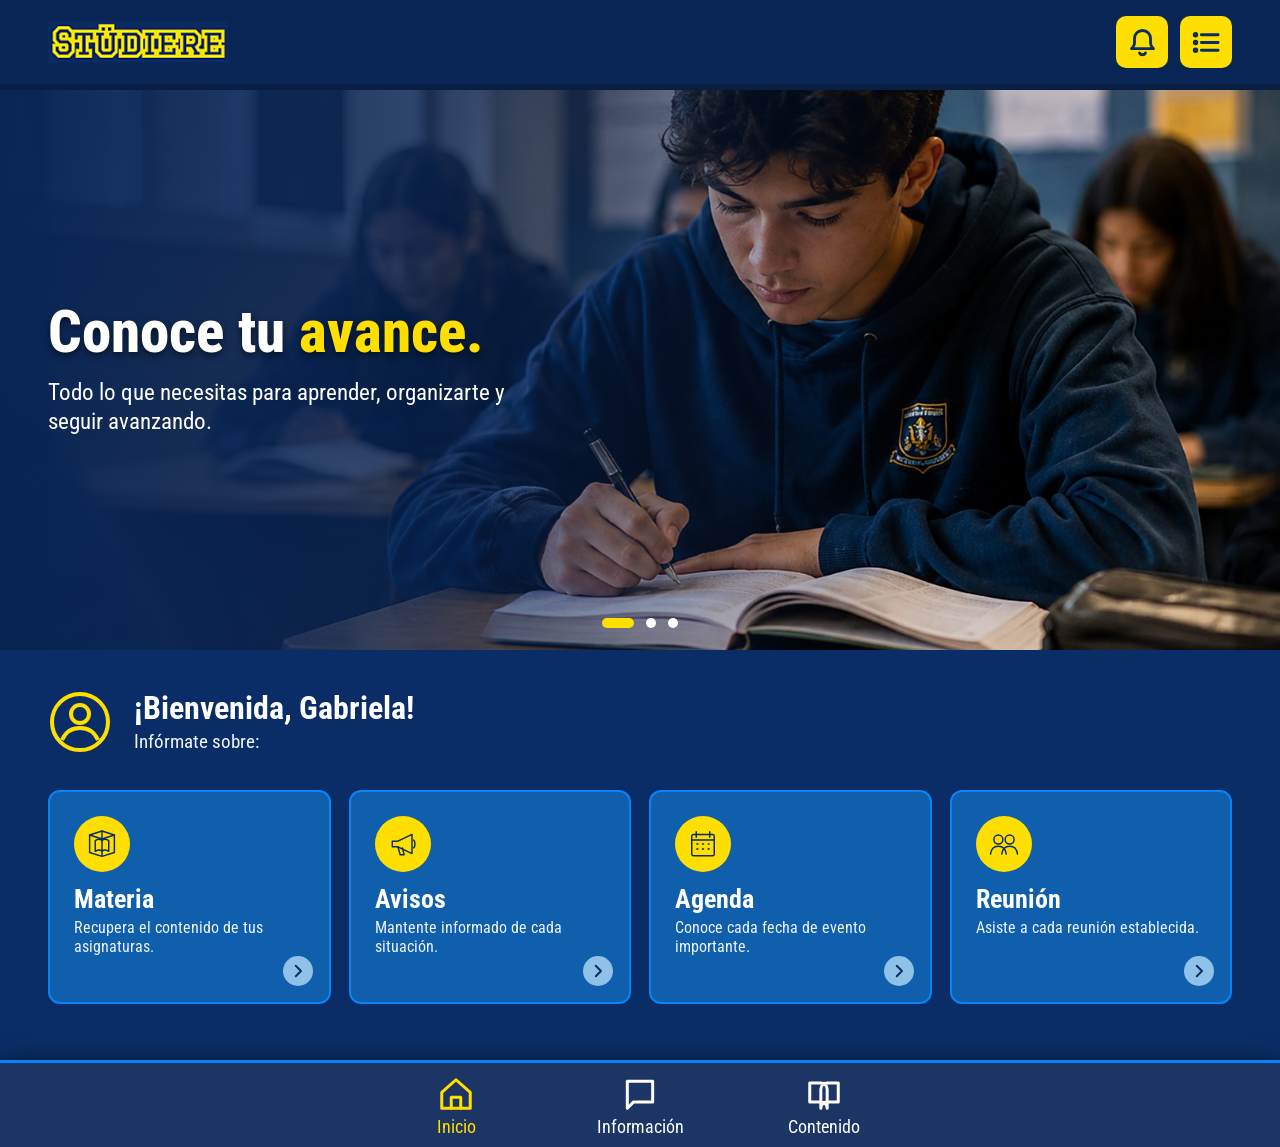
<file: index.html>
<!DOCTYPE html>
<html lang="es">
<head>
  <meta charset="UTF-8">
  <meta name="viewport" content="width=device-width, initial-scale=1.0">
  <meta name="description" content="STUDIERE, plataforma educativa para organizar materias, avisos, agenda y reuniones.">
  <title>STUDIERE | Inicio</title>
  <link rel="preconnect" href="https://fonts.googleapis.com">
  <link rel="preconnect" href="https://fonts.gstatic.com" crossorigin>
  <link href="https://fonts.googleapis.com/css2?family=Roboto+Condensed:wght@400;500;600;700;800&display=swap" rel="stylesheet">
  <link rel="stylesheet" href="base.css">
  <link rel="stylesheet" href="style.css">
</head>
<body>
  <header class="site-header">
    <nav class="main-nav" aria-label="Navegación principal">
      <a class="brand" href="index.html" aria-label="STUDIERE, página de inicio" aria-current="page">
        <img src="logo.png" alt="STUDIERE">
      </a>
      <div class="nav-actions">
        <a class="icon-button" href="index2.html" aria-label="Información" title="Información">
          <svg viewBox="0 0 24 24" aria-hidden="true"><path d="M12 2.7a6.2 6.2 0 0 0-6.2 6.2v3.5c0 1.1-.4 2.1-1.1 3L3.5 16.8h17l-1.2-1.4c-.7-.9-1.1-1.9-1.1-3V8.9A6.2 6.2 0 0 0 12 2.7Z"/><path d="M9.7 20.1a2.6 2.6 0 0 0 4.6 0"/></svg>
        </a>
        <a class="icon-button" href="index3.html" aria-label="Contenido" title="Contenido">
          <svg viewBox="0 0 24 24" aria-hidden="true"><path d="M8 6h13M8 12h13M8 18h13"/><circle cx="3.5" cy="6" r="1"/><circle cx="3.5" cy="12" r="1"/><circle cx="3.5" cy="18" r="1"/></svg>
        </a>
      </div>
    </nav>
  </header>

  <main class="home-main">
    <section class="hero home-hero" aria-labelledby="home-hero-title">
      <img src="hero-home.jpg" alt="Estudiante escribiendo en su cuaderno durante una clase">
      <div class="hero-copy">
        <h1 id="home-hero-title">Conoce tu <span>avance.</span></h1>
        <p>Todo lo que necesitas para aprender, organizarte y seguir avanzando.</p>
      </div>
      <div class="hero-indicators" aria-hidden="true"><span class="is-active"></span><span></span><span></span></div>
    </section>

    <section class="welcome" aria-labelledby="welcome-title">
      <div class="welcome-heading">
        <div class="profile-icon" aria-hidden="true">
          <svg viewBox="0 0 64 64"><circle cx="32" cy="32" r="28"/><circle cx="32" cy="24" r="9"/><path d="M14 50c3.5-8 10-12 18-12s14.5 4 18 12"/></svg>
        </div>
        <div>
          <h2 id="welcome-title">¡Bienvenida, Gabriela!</h2>
          <p>Infórmate sobre:</p>
        </div>
      </div>
    </section>

    <section class="quick-access" aria-label="Accesos principales">
      <article class="access-card">
        <div class="card-icon" aria-hidden="true"><svg viewBox="0 0 64 64"><path d="M10 16 32 9l22 7v31l-22 7-22-7V16Z"/><path d="M32 9v45M10 16l22 7 22-7"/><path d="M20 26c5-3 9-3 12 0 3-3 7-3 12 0v19c-5-3-9-3-12 0-3-3-7-3-12 0V26Z"/></svg></div>
        <div class="card-copy"><h3>Materia</h3><p>Recupera el contenido de tus asignaturas.</p></div>
        <a class="arrow-button" href="index3.html" aria-label="Ir a Materia"><svg viewBox="0 0 24 24" aria-hidden="true"><path d="m9 5 7 7-7 7"/></svg></a>
      </article>
      <article class="access-card">
        <div class="card-icon" aria-hidden="true"><svg viewBox="0 0 64 64"><path d="M13 27h10l25-12v34L23 37H13V27Z"/><path d="M23 37l4 14h7l-3-12M51 25c3 2 3 12 0 14"/></svg></div>
        <div class="card-copy"><h3>Avisos</h3><p>Mantente informado de cada situación.</p></div>
        <a class="arrow-button" href="index2.html" aria-label="Ir a Avisos"><svg viewBox="0 0 24 24" aria-hidden="true"><path d="m9 5 7 7-7 7"/></svg></a>
      </article>
      <article class="access-card">
        <div class="card-icon" aria-hidden="true"><svg viewBox="0 0 64 64"><rect x="12" y="15" width="40" height="38" rx="3"/><path d="M20 10v10M44 10v10M12 25h40"/><path d="M21 32h2M31 32h2M41 32h2M21 41h2M31 41h2M41 41h2"/></svg></div>
        <div class="card-copy"><h3>Agenda</h3><p>Conoce cada fecha de evento importante.</p></div>
        <a class="arrow-button" href="index2.html" aria-label="Ir a Agenda"><svg viewBox="0 0 24 24" aria-hidden="true"><path d="m9 5 7 7-7 7"/></svg></a>
      </article>
      <article class="access-card">
        <div class="card-icon" aria-hidden="true"><svg viewBox="0 0 64 64"><circle cx="22" cy="24" r="8"/><circle cx="42" cy="24" r="8"/><path d="M8 50c1-9 6-14 14-14s13 5 14 14M28 50c1-9 6-14 14-14s13 5 14 14"/></svg></div>
        <div class="card-copy"><h3>Reunión</h3><p>Asiste a cada reunión establecida.</p></div>
        <a class="arrow-button" href="index2.html" aria-label="Ir a Reunión"><svg viewBox="0 0 24 24" aria-hidden="true"><path d="m9 5 7 7-7 7"/></svg></a>
      </article>
    </section>
  </main>

  <footer class="site-footer">
    <nav aria-label="Navegación inferior">
      <a class="footer-link active" href="index.html" aria-current="page"><svg viewBox="0 0 24 24" aria-hidden="true"><path d="m3 11 9-8 9 8v10H3V11Z"/><path d="M9 21v-7h6v7"/></svg><span>Inicio</span></a>
      <a class="footer-link" href="index2.html"><svg viewBox="0 0 24 24" aria-hidden="true"><path d="M4 4h16v13H8l-4 4V4Z"/></svg><span>Información</span></a>
      <a class="footer-link" href="index3.html"><svg viewBox="0 0 24 24" aria-hidden="true"><path d="M3 5h7a4 4 0 0 1 4 4v12a4 4 0 0 0-4-4H3V5ZM21 5h-7a4 4 0 0 0-4 4v12a4 4 0 0 1 4-4h7V5Z"/></svg><span>Contenido</span></a>
    </nav>
  </footer>
</body>
</html>
</file>
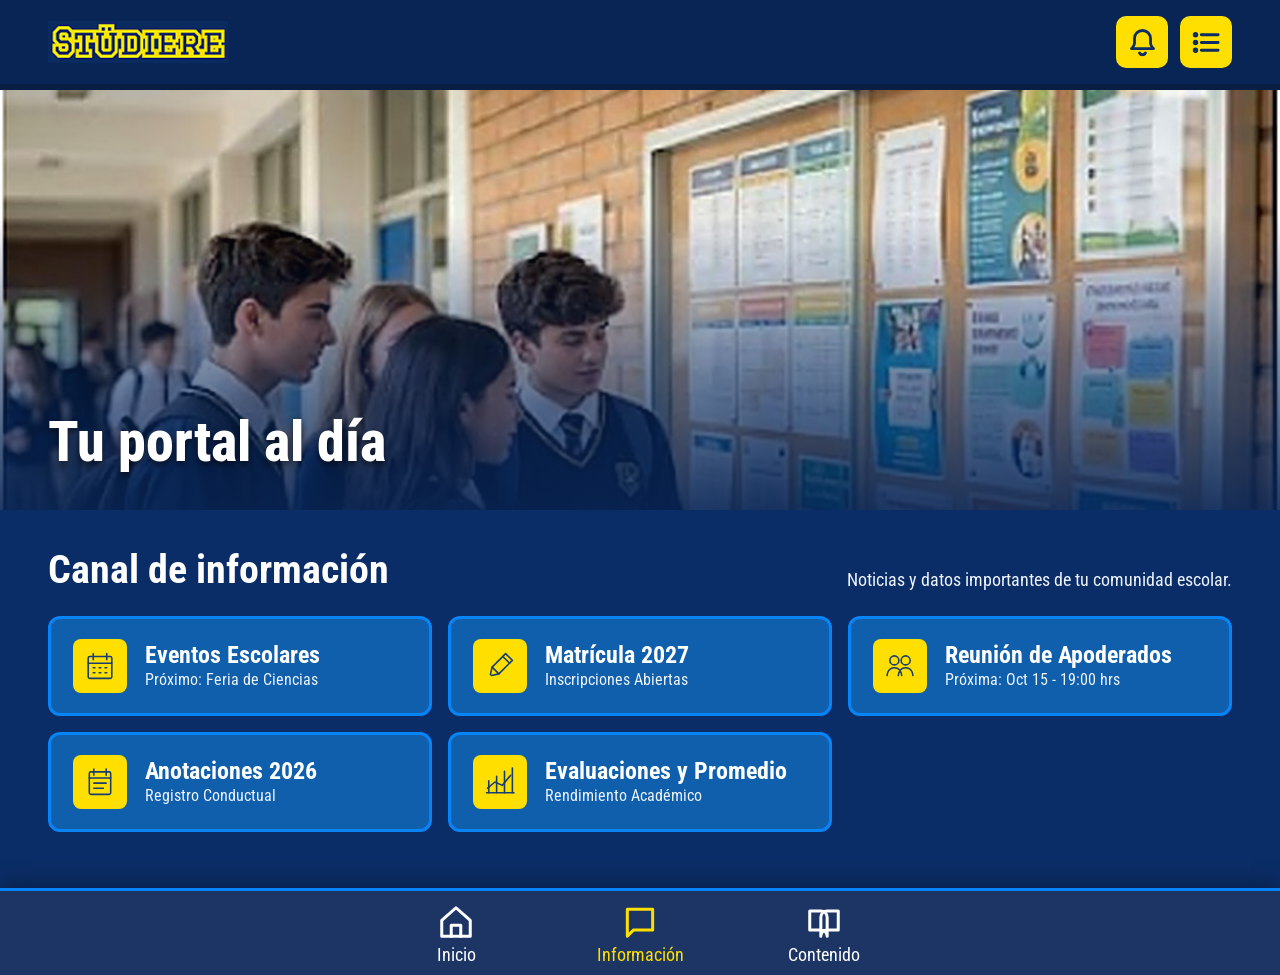
<file: index2.html>
<!DOCTYPE html>
<html lang="es">
<head>
  <meta charset="UTF-8">
  <meta name="viewport" content="width=device-width, initial-scale=1.0">
  <meta name="description" content="STUDIERE, canal de información escolar con eventos, matrícula, reuniones, anotaciones y evaluaciones.">
  <title>STUDIERE | Información</title>
  <link rel="preconnect" href="https://fonts.googleapis.com">
  <link rel="preconnect" href="https://fonts.gstatic.com" crossorigin>
  <link href="https://fonts.googleapis.com/css2?family=Roboto+Condensed:wght@400;500;600;700;800&display=swap" rel="stylesheet">
  <link rel="stylesheet" href="base.css">
  <link rel="stylesheet" href="style2.css">
</head>
<body>
  <header class="site-header">
    <nav class="main-nav" aria-label="Navegación principal">
      <a class="brand" href="index.html" aria-label="STUDIERE, página de inicio"><img src="logo.png" alt="STUDIERE"></a>
      <div class="nav-actions">
        <a class="icon-button" href="index2.html" aria-label="Información" aria-current="page" title="Información"><svg viewBox="0 0 24 24" aria-hidden="true"><path d="M12 2.7a6.2 6.2 0 0 0-6.2 6.2v3.5c0 1.1-.4 2.1-1.1 3L3.5 16.8h17l-1.2-1.4c-.7-.9-1.1-1.9-1.1-3V8.9A6.2 6.2 0 0 0 12 2.7Z"/><path d="M9.7 20.1a2.6 2.6 0 0 0 4.6 0"/></svg></a>
        <a class="icon-button" href="index3.html" aria-label="Contenido" title="Contenido"><svg viewBox="0 0 24 24" aria-hidden="true"><path d="M8 6h13M8 12h13M8 18h13"/><circle cx="3.5" cy="6" r="1"/><circle cx="3.5" cy="12" r="1"/><circle cx="3.5" cy="18" r="1"/></svg></a>
      </div>
    </nav>
  </header>

  <main class="information-main">
    <section class="hero info-hero" aria-labelledby="info-hero-title">
      <img src="hero-info.jpg" alt="Estudiantes revisando el panel de avisos del colegio en el pasillo">
      <h1 id="info-hero-title">Tu portal al día</h1>
    </section>

    <section class="information" aria-labelledby="information-title">
      <div class="section-heading">
        <h2 id="information-title">Canal de información</h2>
        <p>Noticias y datos importantes de tu comunidad escolar.</p>
      </div>
      <div class="information-list">
        <article class="information-card"><div class="info-icon" aria-hidden="true"><svg viewBox="0 0 64 64"><rect x="11" y="15" width="42" height="39" rx="3"/><path d="M20 10v11M44 10v11M11 27h42"/><path d="M20 35h3M30.5 35h3M41 35h3M20 44h3M30.5 44h3M41 44h3"/></svg></div><div class="info-copy"><h3>Eventos Escolares</h3><p>Próximo: Feria de Ciencias</p></div></article>
        <article class="information-card"><div class="info-icon" aria-hidden="true"><svg viewBox="0 0 64 64"><path d="m15 47 3-13L42 10l12 12-24 24-13 3Z"/><path d="m37 15 12 12M18 34l12 12"/></svg></div><div class="info-copy"><h3>Matrícula 2027</h3><p>Inscripciones Abiertas</p></div></article>
        <article class="information-card"><div class="info-icon" aria-hidden="true"><svg viewBox="0 0 64 64"><circle cx="22" cy="22" r="8"/><circle cx="42" cy="22" r="8"/><path d="M9 49c1-9 5-14 13-14s12 5 13 14M29 49c1-9 5-14 13-14s12 5 13 14"/></svg></div><div class="info-copy"><h3>Reunión de Apoderados</h3><p>Próxima: Oct 15 - 19:00 hrs</p></div></article>
        <article class="information-card"><div class="info-icon" aria-hidden="true"><svg viewBox="0 0 64 64"><rect x="13" y="14" width="38" height="40" rx="3"/><path d="M21 9v11M43 9v11M13 25h38"/><path d="M21 34h22M21 43h17"/></svg></div><div class="info-copy"><h3>Anotaciones 2026</h3><p>Registro Conductual</p></div></article>
        <article class="information-card"><div class="info-icon" aria-hidden="true"><svg viewBox="0 0 64 64"><path d="M12 51V30M26 51V22M40 51V13M54 51V7"/><path d="M8 51h49"/><path d="m10 43 13-11 13 6 15-18"/></svg></div><div class="info-copy"><h3>Evaluaciones y Promedio</h3><p>Rendimiento Académico</p></div></article>
      </div>
    </section>
  </main>

  <footer class="site-footer">
    <nav aria-label="Navegación inferior">
      <a class="footer-link" href="index.html"><svg viewBox="0 0 24 24" aria-hidden="true"><path d="m3 11 9-8 9 8v10H3V11Z"/><path d="M9 21v-7h6v7"/></svg><span>Inicio</span></a>
      <a class="footer-link active" href="index2.html" aria-current="page"><svg viewBox="0 0 24 24" aria-hidden="true"><path d="M4 4h16v13H8l-4 4V4Z"/></svg><span>Información</span></a>
      <a class="footer-link" href="index3.html"><svg viewBox="0 0 24 24" aria-hidden="true"><path d="M3 5h7a4 4 0 0 1 4 4v12a4 4 0 0 0-4-4H3V5ZM21 5h-7a4 4 0 0 0-4 4v12a4 4 0 0 1 4-4h7V5Z"/></svg><span>Contenido</span></a>
    </nav>
  </footer>
</body>
</html>
</file>
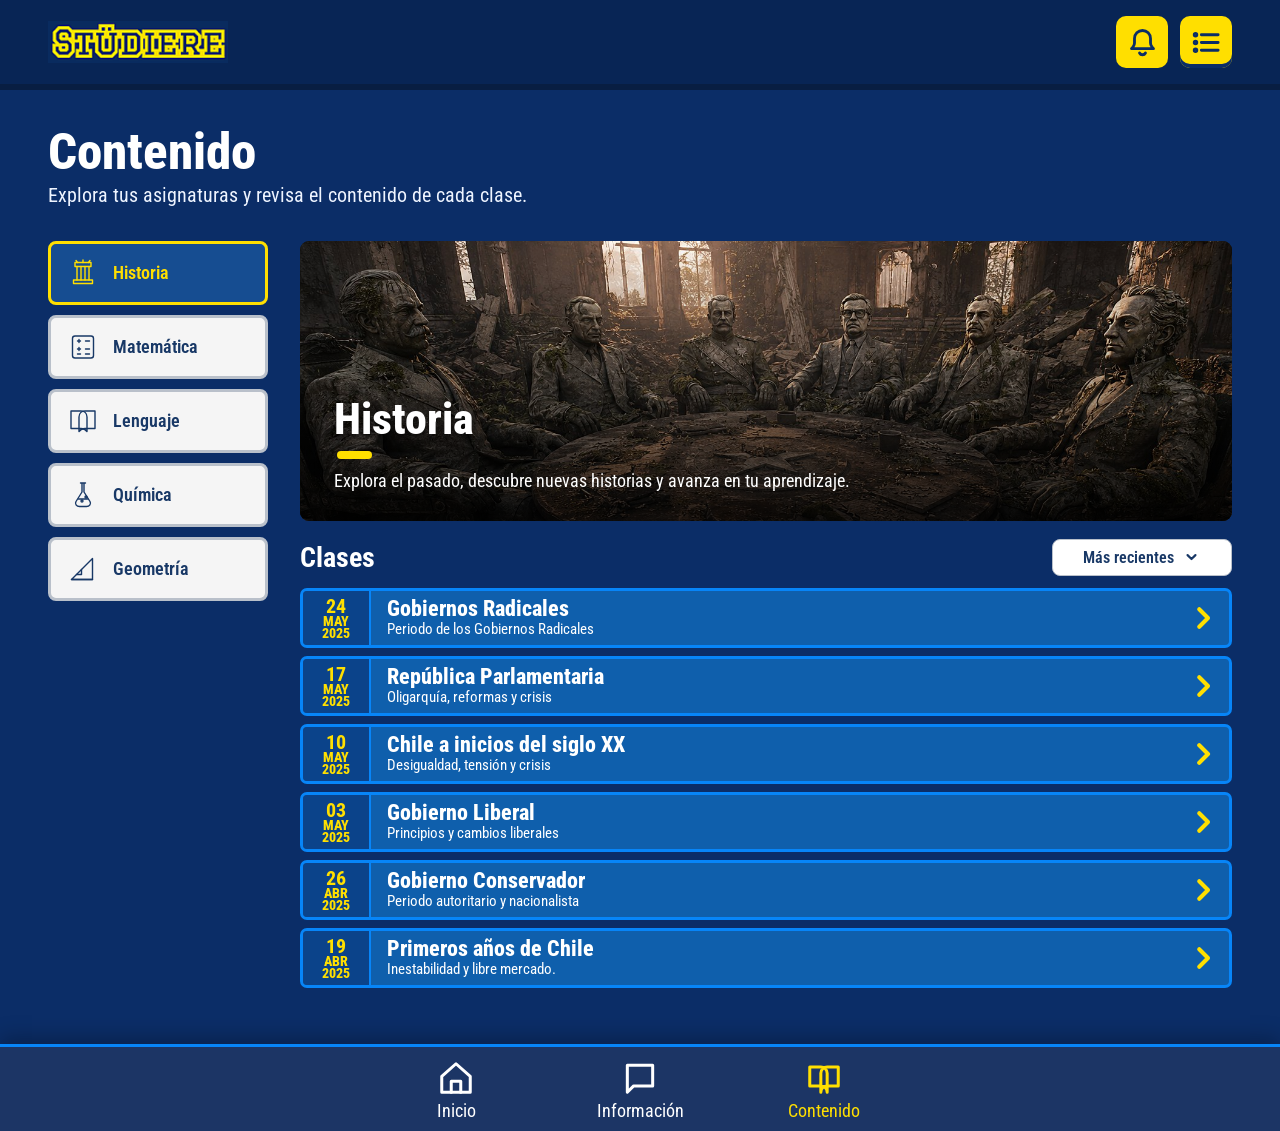
<file: index3.html>
<!DOCTYPE html>
<html lang="es">
<head>
  <meta charset="UTF-8">
  <meta name="viewport" content="width=device-width, initial-scale=1.0">
  <meta name="description" content="STUDIERE, canal de contenido educativo con asignaturas y clases.">
  <title>STUDIERE | Contenido</title>
  <link rel="preconnect" href="https://fonts.googleapis.com">
  <link rel="preconnect" href="https://fonts.gstatic.com" crossorigin>
  <link href="https://fonts.googleapis.com/css2?family=Roboto+Condensed:wght@400;500;600;700;800&display=swap" rel="stylesheet">
  <link rel="stylesheet" href="base.css">
  <link rel="stylesheet" href="style3.css">
</head>

<body>
  <header class="site-header">
    <nav class="main-nav" aria-label="Navegación principal">
      <a class="brand" href="index.html" aria-label="STUDIERE, página de inicio">
        <img src="logo.png" alt="STUDIERE">
      </a>

      <div class="nav-actions">
        <a class="icon-button" href="index2.html" aria-label="Información" title="Información">
          <svg viewBox="0 0 24 24" aria-hidden="true"><path d="M12 2.7a6.2 6.2 0 0 0-6.2 6.2v3.5c0 1.1-.4 2.1-1.1 3L3.5 16.8h17l-1.2-1.4c-.7-.9-1.1-1.9-1.1-3V8.9A6.2 6.2 0 0 0 12 2.7Z"/><path d="M9.7 20.1a2.6 2.6 0 0 0 4.6 0"/></svg>
        </a>
        <a class="icon-button active-top" href="index3.html" aria-label="Contenido" aria-current="page" title="Contenido">
          <svg viewBox="0 0 24 24" aria-hidden="true"><path d="M8 6h13M8 12h13M8 18h13"/><circle cx="3.5" cy="6" r="1"/><circle cx="3.5" cy="12" r="1"/><circle cx="3.5" cy="18" r="1"/></svg>
        </a>
      </div>
    </nav>
  </header>

  <main class="content-main">
    <section class="content-intro" aria-labelledby="content-title">
      <h1 id="content-title">Contenido</h1>
      <p>Explora tus asignaturas y revisa el contenido de cada clase.</p>
    </section>

    <section class="subjects" aria-labelledby="subjects-title">
      <h2 id="subjects-title" class="sr-only">Asignaturas</h2>

      <div class="content-layout">
        <nav class="subject-nav" aria-label="Asignaturas">
          <a class="subject-button active" href="#historia" data-subject="historia" aria-current="page">
            <svg viewBox="0 0 64 64" aria-hidden="true"><path d="M16 11h32v8H16z"></path><path d="M20 19v27M28 19v27M36 19v27M44 19v27"></path><path d="M13 46h38v7H13z"></path><path d="M21 11 18 7M32 11V6M43 11l3-4"></path></svg>
            <span>Historia</span>
          </a>
          <a class="subject-button" href="#matematica" data-subject="matematica">
            <svg viewBox="0 0 64 64" aria-hidden="true"><rect x="11" y="10" width="42" height="44" rx="5"></rect><path d="M21 20h6M24 17v6M37 20h8M37 36h8M21 36h6M24 33v6M21 46h6M37 46h8"></path></svg>
            <span>Matemática</span>
          </a>
          <a class="subject-button" href="#lenguaje" data-subject="lenguaje">
            <svg viewBox="0 0 64 64" aria-hidden="true"><path d="M8 12h20c7 0 12 5 12 12v29c-3-4-7-6-12-6H8V12Z"></path><path d="M56 12H36c-7 0-12 5-12 12v29c3-4 7-6 12-6h20V12Z"></path></svg>
            <span>Lenguaje</span>
          </a>
          <a class="subject-button" href="#quimica" data-subject="quimica">
            <svg viewBox="0 0 64 64" aria-hidden="true"><path d="M27 8h10M30 8v18L18 45c-3 5 1 10 7 10h14c6 0 10-5 7-10L34 26V8"></path><path d="M23 40h18"></path><circle cx="30" cy="44" r="2"></circle><circle cx="38" cy="36" r="2"></circle></svg>
            <span>Química</span>
          </a>
          <a class="subject-button" href="#geometria" data-subject="geometria">
            <svg viewBox="0 0 64 64" aria-hidden="true"><path d="M9 53 51 11v42H9Z"></path><path d="M9 53h42M19 43h10V33"></path></svg>
            <span>Geometría</span>
          </a>
        </nav>

        <div class="subject-content">
          <section class="course hidden-subject is-active" id="historia" data-subject-panel aria-labelledby="history-title">
            <div class="course-hero">
              <img src="hero-content.jpg" alt="Escena histórica de estudiantes explorando el pasado">
              <div class="course-overlay"></div>
              <div class="course-heading">
                <h2 id="history-title">Historia</h2>
                <span class="heading-accent" aria-hidden="true"></span>
                <p>Explora el pasado, descubre nuevas historias y avanza en tu aprendizaje.</p>
              </div>
            </div>

            <div class="classes-heading">
              <h2>Clases</h2>
              <button class="sort-button" type="button" aria-label="Orden de clases: Más recientes">
                <span>Más recientes</span>
                <svg viewBox="0 0 24 24" aria-hidden="true"><path d="m7 9 5 5 5-5"></path></svg>
              </button>
            </div>

            <div class="classes-list">
              <article class="class-card">
                <time class="class-date" datetime="2025-05-24"><strong>24</strong><span>MAY</span><span>2025</span></time>
                <div class="class-copy"><h3>Gobiernos Radicales</h3><p>Periodo de los Gobiernos Radicales</p></div>
                <a class="class-arrow" href="#gobiernos-radicales" aria-label="Abrir Gobiernos Radicales"><svg viewBox="0 0 24 24" aria-hidden="true"><path d="m9 5 7 7-7 7"></path></svg></a>
              </article>
              <article class="class-card">
                <time class="class-date" datetime="2025-05-17"><strong>17</strong><span>MAY</span><span>2025</span></time>
                <div class="class-copy"><h3>República Parlamentaria</h3><p>Oligarquía, reformas y crisis</p></div>
                <a class="class-arrow" href="#republica-parlamentaria" aria-label="Abrir República Parlamentaria"><svg viewBox="0 0 24 24" aria-hidden="true"><path d="m9 5 7 7-7 7"></path></svg></a>
              </article>
              <article class="class-card">
                <time class="class-date" datetime="2025-05-10"><strong>10</strong><span>MAY</span><span>2025</span></time>
                <div class="class-copy"><h3>Chile a inicios del siglo XX</h3><p>Desigualdad, tensión y crisis</p></div>
                <a class="class-arrow" href="#chile-siglo-xx" aria-label="Abrir Chile a inicios del siglo XX"><svg viewBox="0 0 24 24" aria-hidden="true"><path d="m9 5 7 7-7 7"></path></svg></a>
              </article>
              <article class="class-card">
                <time class="class-date" datetime="2025-05-03"><strong>03</strong><span>MAY</span><span>2025</span></time>
                <div class="class-copy"><h3>Gobierno Liberal</h3><p>Principios y cambios liberales</p></div>
                <a class="class-arrow" href="#gobierno-liberal" aria-label="Abrir Gobierno Liberal"><svg viewBox="0 0 24 24" aria-hidden="true"><path d="m9 5 7 7-7 7"></path></svg></a>
              </article>
              <article class="class-card">
                <time class="class-date" datetime="2025-04-26"><strong>26</strong><span>ABR</span><span>2025</span></time>
                <div class="class-copy"><h3>Gobierno Conservador</h3><p>Periodo autoritario y nacionalista</p></div>
                <a class="class-arrow" href="#gobierno-conservador" aria-label="Abrir Gobierno Conservador"><svg viewBox="0 0 24 24" aria-hidden="true"><path d="m9 5 7 7-7 7"></path></svg></a>
              </article>
              <article class="class-card">
                <time class="class-date" datetime="2025-04-19"><strong>19</strong><span>ABR</span><span>2025</span></time>
                <div class="class-copy"><h3>Primeros años de Chile</h3><p>Inestabilidad y libre mercado.</p></div>
                <a class="class-arrow" href="#primeros-anos" aria-label="Abrir Primeros años de Chile"><svg viewBox="0 0 24 24" aria-hidden="true"><path d="m9 5 7 7-7 7"></path></svg></a>
              </article>
            </div>

            <div class="course-targets" aria-hidden="true">
              <span id="gobiernos-radicales"></span>
              <span id="republica-parlamentaria"></span>
              <span id="chile-siglo-xx"></span>
              <span id="gobierno-liberal"></span>
              <span id="gobierno-conservador"></span>
              <span id="primeros-anos"></span>
            </div>
          </section>

          <section class="hidden-subject" id="matematica" data-subject-panel aria-labelledby="math-title">
            <h2 id="math-title" class="sr-only">Matemática</h2>
            <p class="subject-placeholder">Contenido de Matemática próximamente disponible.</p>
          </section>
          <section class="hidden-subject" id="lenguaje" data-subject-panel aria-labelledby="language-title">
            <h2 id="language-title" class="sr-only">Lenguaje</h2>
            <p class="subject-placeholder">Contenido de Lenguaje próximamente disponible.</p>
          </section>
          <section class="hidden-subject" id="quimica" data-subject-panel aria-labelledby="chemistry-title">
            <h2 id="chemistry-title" class="sr-only">Química</h2>
            <p class="subject-placeholder">Contenido de Química próximamente disponible.</p>
          </section>
          <section class="hidden-subject" id="geometria" data-subject-panel aria-labelledby="geometry-title">
            <h2 id="geometry-title" class="sr-only">Geometría</h2>
            <p class="subject-placeholder">Contenido de Geometría próximamente disponible.</p>
          </section>
        </div>
      </div>
    </section>
  </main>

  <footer class="site-footer">
    <nav aria-label="Navegación inferior">
      <a class="footer-link" href="index.html">
        <svg viewBox="0 0 24 24" aria-hidden="true"><path d="m3 11 9-8 9 8v10H3V11Z"></path><path d="M9 21v-7h6v7"></path></svg>
        <span>Inicio</span>
      </a>
      <a class="footer-link" href="index2.html">
        <svg viewBox="0 0 24 24" aria-hidden="true"><path d="M4 4h16v13H8l-4 4V4Z"></path></svg>
        <span>Información</span>
      </a>
      <a class="footer-link active" href="index3.html" aria-current="page">
        <svg viewBox="0 0 24 24" aria-hidden="true"><path d="M3 5h7a4 4 0 0 1 4 4v12a4 4 0 0 0-4-4H3V5ZM21 5h-7a4 4 0 0 0-4 4v12a4 4 0 0 1 4-4h7V5Z"></path></svg>
        <span>Contenido</span>
      </a>
    </nav>
  </footer>

  <script src="tabs.js"></script>
</body>
</html>
</file>
<file: base.css>
/* ============================================================
   STUDIERE — base.css
   Estilos compartidos por las 3 secciones (Inicio, Información, Contenido):
   reset, variables de marca, header y footer. Formato horizontal
   (laptop) como base; el prototipo se adapta hacia abajo con
   media queries para tablet y móvil.
   ============================================================ */

:root{
  --navy:#0b2d67;
  --navy-deep:#082555;
  --blue-card:#0f5fac;
  --blue-border:#0785f8;
  --yellow:#ffdf00;
  --white:#ffffff;
  --muted:#eef4ff;
  --footer:#1c3565;
  --date:#0b438a;
  --radius:12px;
  --container:1300px;   /* ancho de lectura del contenido */
  --edge:1600px;         /* ancho máximo de las franjas full-bleed */
  --font: "Roboto Condensed", Arial, sans-serif;
}

*,*::before,*::after{box-sizing:border-box}
html{scroll-behavior:smooth}
body{
  margin:0;
  min-width:320px;
  background:var(--navy-deep); /* nunca blanco: evita bordes/gutters claros en pantallas anchas */
  color:var(--white);
  font-family:var(--font);
  -webkit-font-smoothing:antialiased;
}
img{display:block;max-width:100%;border:0}
a{color:inherit;text-decoration:none}
button{font-family:inherit}
h1,h2,h3,p{margin:0}
.sr-only{position:absolute;width:1px;height:1px;padding:0;margin:-1px;overflow:hidden;clip:rect(0,0,0,0);white-space:nowrap;border:0}

/* Franja de contenido centrada dentro de una sección full-bleed */
.container{max-width:var(--container);margin-inline:auto}

/* ================= HEADER ================= */
.site-header{
  background:var(--navy-deep);
  border-bottom:6px solid #081e42;
}
.main-nav{
  max-width:var(--edge);
  min-height:84px;
  margin-inline:auto;
  padding:0 48px;
  display:flex;
  align-items:center;
  justify-content:space-between;
  gap:24px;
}
.brand{display:flex;align-items:center}
.brand img{width:180px;height:auto}
.nav-actions{display:flex;align-items:center;gap:12px}
.icon-button{
  width:52px;height:52px;flex:0 0 52px;
  display:flex;align-items:center;justify-content:center;
  color:var(--navy);
  background:var(--yellow);
  border-radius:10px;
  transition:transform .18s ease,filter .18s ease,box-shadow .18s ease;
}
.icon-button svg{width:31px;height:31px;fill:none;stroke:currentColor;stroke-width:2.2;stroke-linecap:round;stroke-linejoin:round}
.icon-button:hover,.icon-button:focus-visible{
  transform:translateY(-2px);
  filter:brightness(1.05);
  box-shadow:0 5px 12px #0004;
  outline:3px solid #fff9;
  outline-offset:2px;
}
.icon-button.active-top{box-shadow:inset 0 -4px 0 var(--navy)}

/* ================= MAIN wrapper ================= */
main{width:100%;background:var(--navy)}

/* ================= FOOTER ================= */
.site-footer{
  width:100%;
  background:var(--footer);
  border-top:3px solid var(--blue-border);
  box-shadow:0 -6px 20px #0004;
}
.site-footer nav{
  max-width:var(--edge);
  margin-inline:auto;
  min-height:84px;
  padding-inline:48px;
  display:flex;
  align-items:stretch;
  justify-content:center;
  gap:64px;
}
.footer-link{
  flex:0 0 120px;
  display:flex;
  flex-direction:column;
  align-items:center;
  justify-content:center;
  gap:5px;
  color:var(--white);
  font-size:18px;
  line-height:1;
  transition:color .18s ease,transform .18s ease;
}
.footer-link svg{width:38px;height:38px;fill:none;stroke:currentColor;stroke-width:1.9;stroke-linecap:round;stroke-linejoin:round}
.footer-link.active,.footer-link:hover,.footer-link:focus-visible{color:var(--yellow)}
.footer-link:hover{transform:translateY(-2px)}
.footer-link:focus-visible{outline:2px solid var(--yellow);outline-offset:-4px;border-radius:6px}

@media (prefers-reduced-motion:reduce){
  html{scroll-behavior:auto}
  *,*::before,*::after{transition:none!important}
}

/* ================= TABLET / MOBILE (formato celular) ================= */
@media (max-width:900px){
  .main-nav{padding-inline:24px}
  .brand img{width:160px}
  .site-footer nav{gap:0;justify-content:space-around;padding-inline:12px}
  .footer-link{flex:1}
}
@media (max-width:600px){
  .main-nav{min-height:65px;padding-inline:16px}
  .brand img{width:140px}
  .icon-button{width:46px;height:46px;flex-basis:46px}
  .icon-button svg{width:28px;height:28px}
  .site-footer nav{min-height:76px}
  .footer-link{font-size:15px}
  .footer-link svg{width:34px;height:34px}
}
</file>
<file: style.css>
/* ============================================================
   STUDIERE — style.css (Inicio)
   ============================================================ */

.home-main{min-height:calc(100vh - 168px)}

/* ---- Hero full-bleed ---- */
.hero{position:relative;overflow:hidden;background:#101820;width:100%}
.hero img{width:100%;height:100%;object-fit:cover;object-position:center;position:absolute;inset:0}
.home-hero{min-height:560px}
.home-hero::after{
  content:"";position:absolute;inset:0;
  background:linear-gradient(100deg,#082555 0%,#082555cc 32%,#08255566 52%,transparent 72%);
  pointer-events:none;
}
.hero-copy{
  position:relative;z-index:1;
  max-width:var(--edge);margin-inline:auto;
  height:100%;min-height:560px;
  padding:0 48px;
  display:flex;flex-direction:column;justify-content:center;
}
.hero-copy h1{font-size:clamp(42px,4.6vw,68px);line-height:1;font-weight:800;text-shadow:0 3px 7px #0008;max-width:640px}
.hero-copy h1 span{color:var(--yellow)}
.hero-copy p{margin-top:16px;font-size:23px;line-height:1.3;max-width:460px}
.hero-indicators{position:absolute;z-index:2;bottom:22px;left:50%;transform:translateX(-50%);display:flex;gap:12px}
.hero-indicators span{width:10px;height:10px;border-radius:50%;background:#fff}
.hero-indicators .is-active{width:32px;border-radius:8px;background:var(--yellow)}

/* ---- Bienvenida ---- */
.welcome{padding:40px 48px 8px}
.welcome-heading{max-width:var(--container);margin-inline:auto;display:flex;align-items:center;gap:22px}
.profile-icon{width:64px;height:64px;flex:0 0 64px;color:var(--yellow)}
.profile-icon svg{width:100%;height:100%;fill:none;stroke:currentColor;stroke-width:4}
.welcome h2{font-size:32px;line-height:1;margin-bottom:6px}
.welcome p{font-size:19px;color:var(--muted)}

/* ---- Accesos rápidos ---- */
.quick-access{
  padding:28px 48px 56px;
  max-width:var(--container);margin-inline:auto;
  display:grid;grid-template-columns:repeat(4,1fr);gap:18px;
}
.access-card{
  position:relative;min-width:0;min-height:190px;
  padding:24px 24px 46px;
  display:flex;flex-direction:column;gap:14px;
  background:var(--blue-card);border:2px solid var(--blue-border);border-radius:var(--radius);
  transition:transform .18s ease,filter .18s ease,box-shadow .18s ease;
}
.access-card:hover{transform:translateY(-4px);filter:brightness(1.06);box-shadow:0 10px 20px #0004}
.card-icon{width:56px;height:56px;flex:0 0 56px;display:flex;align-items:center;justify-content:center;color:var(--navy);background:var(--yellow);border-radius:50%}
.card-icon svg{width:36px;height:36px;fill:none;stroke:currentColor;stroke-width:2.6;stroke-linecap:round;stroke-linejoin:round}
.card-copy h3{font-size:26px;line-height:1;font-weight:700;margin-bottom:6px}
.card-copy p{font-size:16px;line-height:1.2;color:var(--muted)}
.arrow-button{position:absolute;right:16px;bottom:16px;width:30px;height:30px;display:flex;align-items:center;justify-content:center;border-radius:50%;background:#8fc1e9;color:var(--navy);transition:transform .18s ease,background .18s ease}
.arrow-button svg{width:18px;height:18px;fill:none;stroke:currentColor;stroke-width:2.6;stroke-linecap:round;stroke-linejoin:round}
.arrow-button:hover,.arrow-button:focus-visible{transform:scale(1.1);background:#fff;outline:none}

/* ================= TABLET / MOBILE ================= */
@media (max-width:1100px){
  .quick-access{grid-template-columns:repeat(2,1fr)}
}
@media (max-width:900px){
  .home-hero{min-height:390px}
  .hero-copy{min-height:390px;padding:0 32px}
  .hero-copy h1{font-size:44px}
  .hero-copy p{font-size:19px}
  .welcome{padding:28px 32px 4px}
  .quick-access{padding:22px 32px 40px}
  .card-copy h3{font-size:24px}
}
@media (max-width:600px){
  .home-hero{min-height:330px}
  .hero-copy{min-height:330px;padding:0 20px}
  .hero-copy h1{font-size:36px}
  .hero-copy p{font-size:17px;margin-top:10px}
  .welcome{padding:22px 20px 2px}
  .welcome-heading{gap:14px}
  .profile-icon{width:54px;height:54px;flex-basis:54px}
  .welcome h2{font-size:25px}
  .quick-access{grid-template-columns:1fr 1fr;padding:18px 16px 32px;gap:10px}
  .access-card{min-height:150px;padding:16px 16px 40px}
  .card-icon{width:44px;height:44px;flex-basis:44px}
  .card-icon svg{width:29px;height:29px}
  .card-copy h3{font-size:21px}
  .card-copy p{font-size:14px}
}
</file>
<file: style2.css>
/* ============================================================
   STUDIERE — style2.css (Información)
   ============================================================ */

.information-main{min-height:calc(100vh - 168px)}

/* ---- Hero full-bleed (proporción panorámica: ya no lleva texto
   incrustado en la imagen, así se adapta a cualquier ancho) ---- */
.hero{position:relative;overflow:hidden;background:#101820;width:100%}
.hero img{width:100%;height:100%;object-fit:cover;object-position:center 30%;position:absolute;inset:0}
.info-hero{min-height:420px;display:flex;align-items:flex-end}
.info-hero::after{
  content:"";position:absolute;inset:0;
  background:linear-gradient(to top,#082555e6 0%,#08255580 38%,transparent 70%);
  pointer-events:none;
}
.info-hero h1{
  position:relative;z-index:1;
  width:100%;max-width:var(--edge);margin-inline:auto;
  padding:0 48px 40px;
  font-size:clamp(38px,4.4vw,58px);line-height:1;font-weight:800;
  text-shadow:0 3px 7px #0009;
}

/* ---- Canal de información ---- */
.information{padding:40px 48px 56px;max-width:var(--container);margin-inline:auto}
.section-heading{display:flex;align-items:flex-end;justify-content:space-between;gap:24px;margin-bottom:26px}
.information h2{font-size:40px;line-height:1;font-weight:700}
.section-heading p{color:var(--muted);font-size:18px}
.information-list{display:grid;grid-template-columns:repeat(3,1fr);gap:16px}
.information-card{
  min-width:0;min-height:100px;
  padding:14px 22px;
  display:flex;align-items:center;gap:18px;
  background:var(--blue-card);border:3px solid var(--blue-border);border-radius:var(--radius);
  transition:transform .18s ease,filter .18s ease,box-shadow .18s ease;
}
.information-card:hover,.information-card:focus-within{transform:translateY(-3px);filter:brightness(1.05);box-shadow:0 9px 18px #0004}
.info-icon{width:54px;height:54px;flex:0 0 54px;display:flex;align-items:center;justify-content:center;color:#163d74;background:var(--yellow);border-radius:8px}
.info-icon svg{width:36px;height:36px;fill:none;stroke:currentColor;stroke-width:2.8;stroke-linecap:round;stroke-linejoin:round}
.info-copy{min-width:0}
.info-copy h3{font-size:24px;line-height:1;font-weight:700;margin-bottom:4px}
.info-copy p{font-size:16px;line-height:1.1;color:var(--muted)}

/* ================= TABLET / MOBILE ================= */
@media (max-width:1100px){
  .information-list{grid-template-columns:repeat(2,1fr)}
}
@media (max-width:900px){
  .info-hero{min-height:300px}
  .info-hero h1{padding:0 32px 28px;font-size:42px}
  .information{padding:30px 32px 40px}
  .information h2{font-size:34px}
  .section-heading{display:block}
  .section-heading p{margin-top:8px}
}
@media (max-width:600px){
  .info-hero{min-height:250px}
  .info-hero h1{padding:0 20px 22px;font-size:34px}
  .information{padding:24px 16px 34px}
  .information h2{font-size:29px}
  .information-list{grid-template-columns:1fr;gap:10px}
  .information-card{min-height:72px;padding:10px 14px;gap:12px}
  .info-icon{width:44px;height:44px;flex-basis:44px}
  .info-icon svg{width:29px;height:29px}
  .info-copy h3{font-size:20px}
  .info-copy p{font-size:14px}
}
</file>
<file: style3.css>
/* ============================================================
   STUDIERE — style3.css (Contenido)
   ============================================================ */

.content-main{min-height:calc(100vh - 168px)}
.content-intro{padding:36px 48px 8px;max-width:var(--container);margin-inline:auto}
.content-intro h1{font-size:clamp(36px,4vw,54px);line-height:1;font-weight:800;margin-bottom:6px}
.content-intro p{max-width:780px;font-size:20px;line-height:1.2;color:var(--muted)}

.subjects{padding:26px 48px 56px;max-width:var(--container);margin-inline:auto}

/* Layout de dos columnas: barra lateral de asignaturas + contenido del curso */
.content-layout{display:flex;align-items:flex-start;gap:32px}

.subject-nav{
  flex:0 0 220px;
  display:flex;flex-direction:column;gap:10px;
}
.subject-button{
  width:100%;min-height:64px;
  padding:10px 16px;
  display:flex;flex-direction:row;align-items:center;gap:14px;
  color:#183866;background:#f5f5f5;border:3px solid #b9c0ca;border-radius:8px;
  transition:transform .18s ease,border-color .18s ease,background .18s ease,color .18s ease,box-shadow .18s ease;
}
.subject-button svg{width:32px;height:32px;flex:0 0 32px;fill:none;stroke:currentColor;stroke-width:2.8;stroke-linecap:round;stroke-linejoin:round}
.subject-button span{font-size:18px;line-height:1;font-weight:600}
.subject-button:hover,.subject-button:focus-visible{transform:translateX(3px);border-color:var(--blue-border);box-shadow:0 5px 12px #0003;outline:none}
.subject-button.active{color:var(--yellow);background:#164d91;border-color:var(--yellow)}

.subject-content{flex:1;min-width:0}
.hidden-subject{display:none}
.hidden-subject.is-active{display:block}
.subject-placeholder{
  min-height:200px;display:flex;align-items:center;justify-content:center;
  text-align:center;padding:32px;border:2px dashed #2f4d84;border-radius:var(--radius);
  color:var(--muted);font-size:18px;
}

/* ---- Encabezado del curso ---- */
.course-hero{position:relative;min-height:280px;overflow:hidden;border-radius:9px;background:#171717}
.course-hero img{position:absolute;inset:0;width:100%;height:100%;object-fit:cover;object-position:center 30%;display:block}
.course-overlay{position:absolute;inset:0;background:linear-gradient(to top,#000c 0%,#0004 48%,transparent 100%)}
.course-heading{position:relative;z-index:1;min-height:280px;padding:36px 34px 30px;display:flex;flex-direction:column;justify-content:flex-end}
.course-heading h2{font-size:clamp(36px,3.4vw,52px);line-height:1;font-weight:800;text-shadow:0 3px 5px #0008}
.heading-accent{width:35px;height:8px;margin:9px 0 11px 3px;border-radius:8px;background:var(--yellow)}
.course-heading p{font-size:18px;line-height:1.2}

/* ---- Clases ---- */
.classes-heading{padding:18px 0 12px;display:flex;align-items:center;justify-content:space-between;gap:18px}
.classes-heading h2{font-size:28px;line-height:1}
.sort-button{
  min-width:180px;padding:8px 14px;display:flex;align-items:center;justify-content:center;gap:8px;
  border:1px solid #b9c0ca;border-radius:8px;background:#fff;color:#183866;
  font:600 16px var(--font);cursor:pointer;transition:transform .18s ease,box-shadow .18s ease;
}
.sort-button svg{width:19px;height:19px;fill:none;stroke:currentColor;stroke-width:2.7;stroke-linecap:round;stroke-linejoin:round}
.sort-button:hover,.sort-button:focus-visible{transform:translateY(-1px);box-shadow:0 4px 10px #0003;outline:2px solid var(--blue-border);outline-offset:2px}

.classes-list{display:flex;flex-direction:column;gap:8px}
.class-card{min-height:60px;display:flex;align-items:stretch;overflow:hidden;background:var(--blue-card);border:3px solid var(--blue-border);border-radius:7px;transition:transform .18s ease,filter .18s ease,box-shadow .18s ease}
.class-card:hover{transform:translateY(-2px);filter:brightness(1.05);box-shadow:0 6px 12px #0004}
.class-date{width:68px;flex:0 0 68px;padding:3px 2px;display:flex;flex-direction:column;align-items:center;justify-content:center;background:var(--date);color:var(--yellow);border-right:2px solid var(--blue-border);text-align:center;line-height:.9}
.class-date strong{font-size:20px}
.class-date span{font-size:14px;font-weight:800}
.class-copy{min-width:0;flex:1;padding:6px 16px;display:flex;flex-direction:column;justify-content:center}
.class-copy h3{font-size:22px;line-height:1;font-weight:800;margin-bottom:2px}
.class-copy p{font-size:15px;line-height:1.05}
.class-arrow{width:52px;flex:0 0 52px;display:flex;align-items:center;justify-content:center;color:var(--yellow);transition:transform .18s ease,background .18s ease}
.class-arrow svg{width:30px;height:30px;fill:none;stroke:currentColor;stroke-width:3.3;stroke-linecap:round;stroke-linejoin:round}
.class-arrow:hover,.class-arrow:focus-visible{transform:translateX(3px);background:#fff2;outline:none}
.course-targets{display:none}

/* ================= TABLET / MOBILE: vuelve a pestañas horizontales ================= */
@media (max-width:1000px){
  .content-layout{flex-direction:column}
  .subject-nav{
    flex-direction:row;width:100%;flex-basis:auto;
    overflow-x:auto;scrollbar-width:none;gap:8px;
  }
  .subject-nav::-webkit-scrollbar{display:none}
  .subject-button{
    flex-direction:column;width:auto;min-width:104px;min-height:82px;
    gap:4px;padding:8px 10px 7px;text-align:center;
  }
  .subject-button:hover,.subject-button:focus-visible{transform:translateY(-2px)}
  .subject-button span{font-size:15px}
}
@media (max-width:900px){
  .content-intro{padding-inline:32px}
  .subjects{padding-inline:32px}
  .course-hero,.course-heading{min-height:230px}
}
@media (max-width:600px){
  .content-intro{padding:16px 16px 9px}
  .content-intro h1{font-size:34px}
  .content-intro p{font-size:17px}
  .subjects{padding:0 16px 10px}
  .content-layout{gap:14px}
  .subject-button{min-width:82px;min-height:86px;padding-inline:5px}
  .subject-button svg{width:34px;height:34px}
  .subject-button span{font-size:13px}
  .course-hero{min-height:178px}
  .course-heading{min-height:178px;padding:25px 20px 20px}
  .course-heading h2{font-size:37px}
  .course-heading p{font-size:15px}
  .classes-heading h2{font-size:23px}
  .sort-button{min-width:158px;font-size:15px;padding:6px 8px}
  .class-card{min-height:51px}
  .class-date{width:60px;flex-basis:60px}
  .class-date strong{font-size:17px}
  .class-copy{padding:4px 10px}
  .class-copy h3{font-size:19px}
  .class-copy p{font-size:13px}
  .class-arrow{width:42px;flex-basis:42px}
}
</file>
